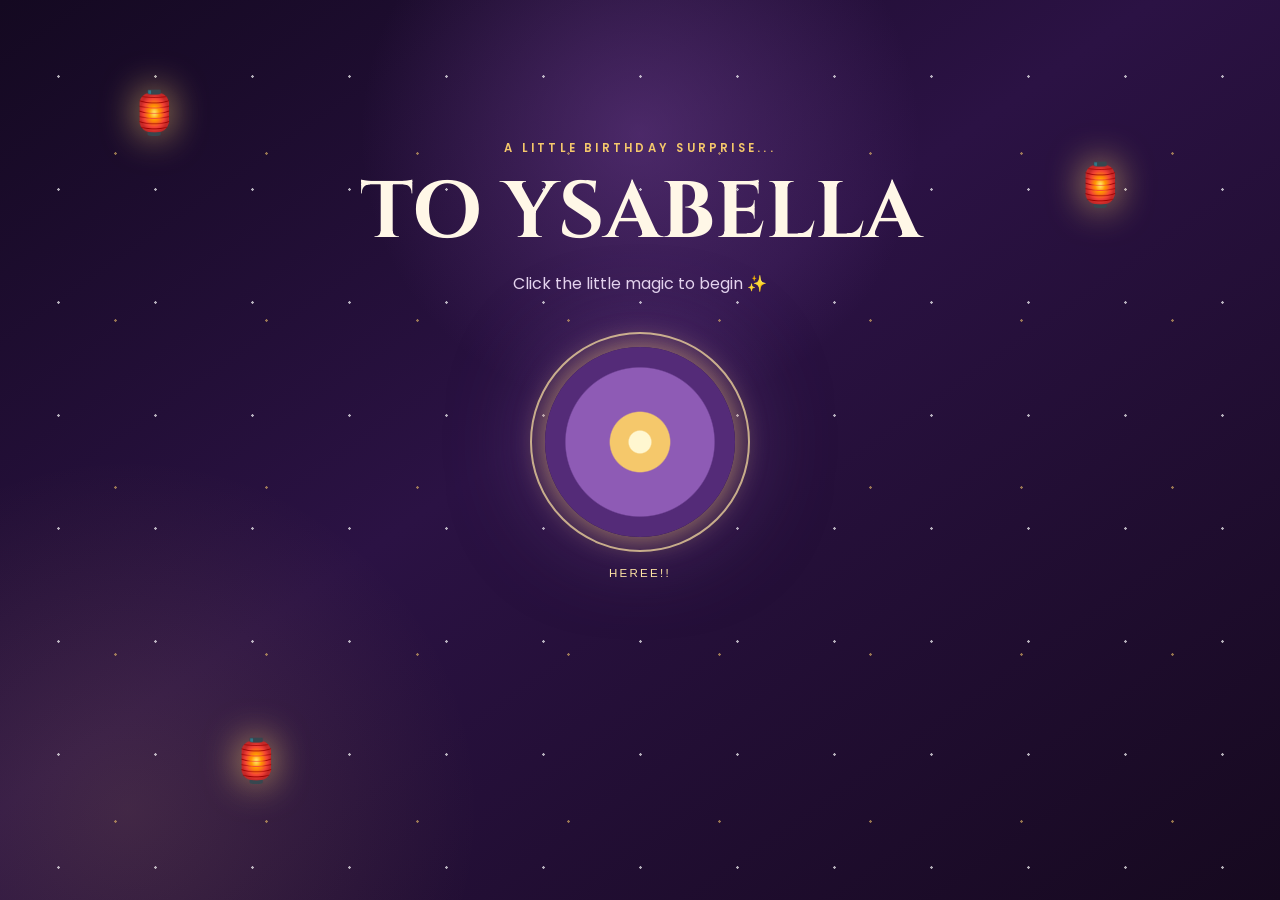
<file: index.html>
<!DOCTYPE html>
<html lang="en">
<head>
  <meta charset="UTF-8">
  <meta name="viewport" content="width=device-width, initial-scale=1.0">
  <title>Regalo kang ysa ✨</title>
  <link rel="preconnect" href="https://fonts.googleapis.com">
  <link rel="preconnect" href="https://fonts.gstatic.com" crossorigin>
  <link href="https://fonts.googleapis.com/css2?family=Cinzel:wght@500;600;700&family=Poppins:wght@400;500;600&display=swap" rel="stylesheet">
  <link rel="stylesheet" href="style.css">
</head>
<body class="intro-page">
  <div class="stars"></div>
  <div class="lantern lantern-1">🏮</div>
  <div class="lantern lantern-2">🏮</div>
  <div class="lantern lantern-3">🏮</div>

  <main class="intro">
    <p class="eyebrow">A little birthday surprise...</p>
    <h1>TO YSABELLA</h1>
    <p class="intro-text">Click the little magic to begin ✨</p>

    <button id="magicButton" class="magic-gif" aria-label="Open the birthday surprise">
      <!-- OPTIONAL: Replace this emoji with your own GIF.
           Put your GIF inside assets/ and change the src to:
           <img src="assets/your-gif.gif" alt="Birthday magic"> -->
      <span class="magic-icon"></span>
      <span class="magic-ring"></span>
      <span class="click-hint">HEREE!!</span>
    </button>



    
  </main>

  <div id="confettiLayer" aria-hidden="true"></div>
  <script src="script.js"></script>
</body>
</html>
</file>
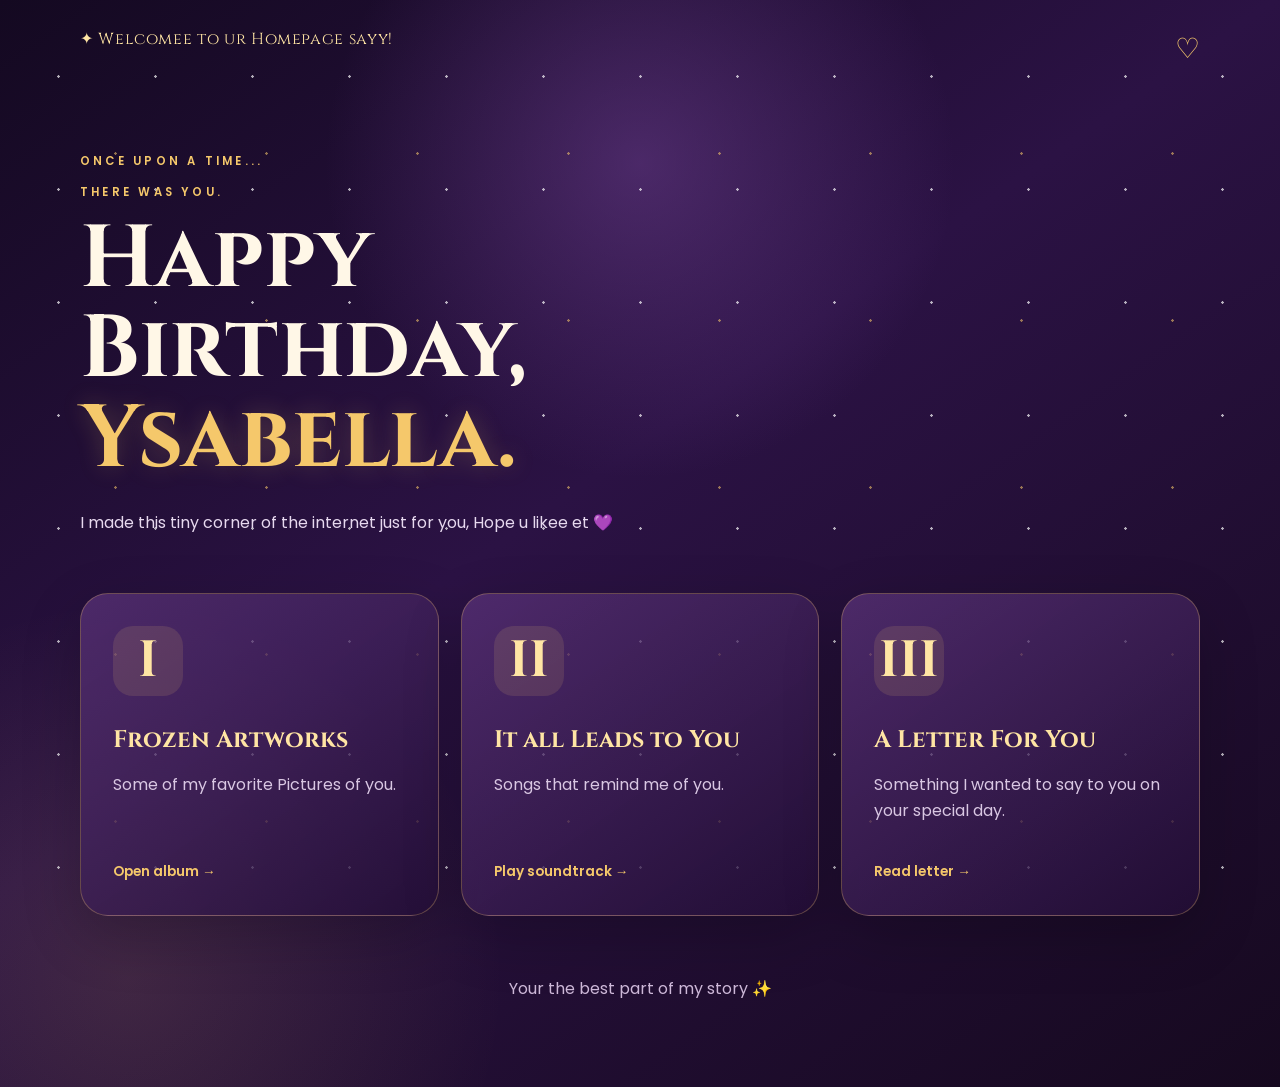
<file: home.html>
<!DOCTYPE html>
<html lang="en">
<head>
  <meta charset="UTF-8">
  <meta name="viewport" content="width=device-width, initial-scale=1.0">
  <title>WELCOMEE TO UR HOMEPAGEE SAYY 💜</title>
  <link rel="preconnect" href="https://fonts.googleapis.com">
  <link rel="preconnect" href="https://fonts.gstatic.com" crossorigin>
  <link href="https://fonts.googleapis.com/css2?family=Cinzel:wght@500;600;700&family=Poppins:wght@400;500;600&display=swap" rel="stylesheet">
  <link rel="stylesheet" href="style.css">
</head>
<body class="home-page">
  <div class="stars"></div>
  <div class="moon"></div>

  <header class="site-header">
    <a class="brand" href="home.html">✦ Welcomee to ur Homepage sayy!</a>
    <span class="header-heart">♡</span>
  </header>

  <main class="home-content">
    <section class="hero">
      <p class="eyebrow">Once upon a time...</p>
      <p class="eyebrow">there was you.</p>
      <h1>Happy
      <br>Birthday,<br>
        <span>Ysabella.</span></h1>
      <p>
        I made this tiny corner of the internet just for you, Hope u likee et 💜
      </p>
    </section>

    <section class="menu-grid">
      <a class="magic-card" href="memories.html">
        <div class="card-icon"><h2>I</h2></div>
        <h2>Frozen Artworks</h2>
        <p>Some of my favorite Pictures of you.</p>
        <span>Open album →</span>
      </a>

      <a class="magic-card" href="music.html">
        <div class="card-icon"><h2>II</h2></div>
        <h2>It all Leads to You</h2>
        <p>Songs that remind me of you. </p>
        <span>Play soundtrack →</span>
      </a>

      <a class="magic-card" href="letter.html">
        <div class="card-icon"><h2>III</h2></div>
        <h2>A Letter For You</h2>
        <p>Something I wanted to say to you on your special day.</p>
        <span>Read letter →</span>
      </a>
    </section>

    <p class="footer-line">Your the best part of my story ✨</p>
  </main>
</body>
</html>
</file>
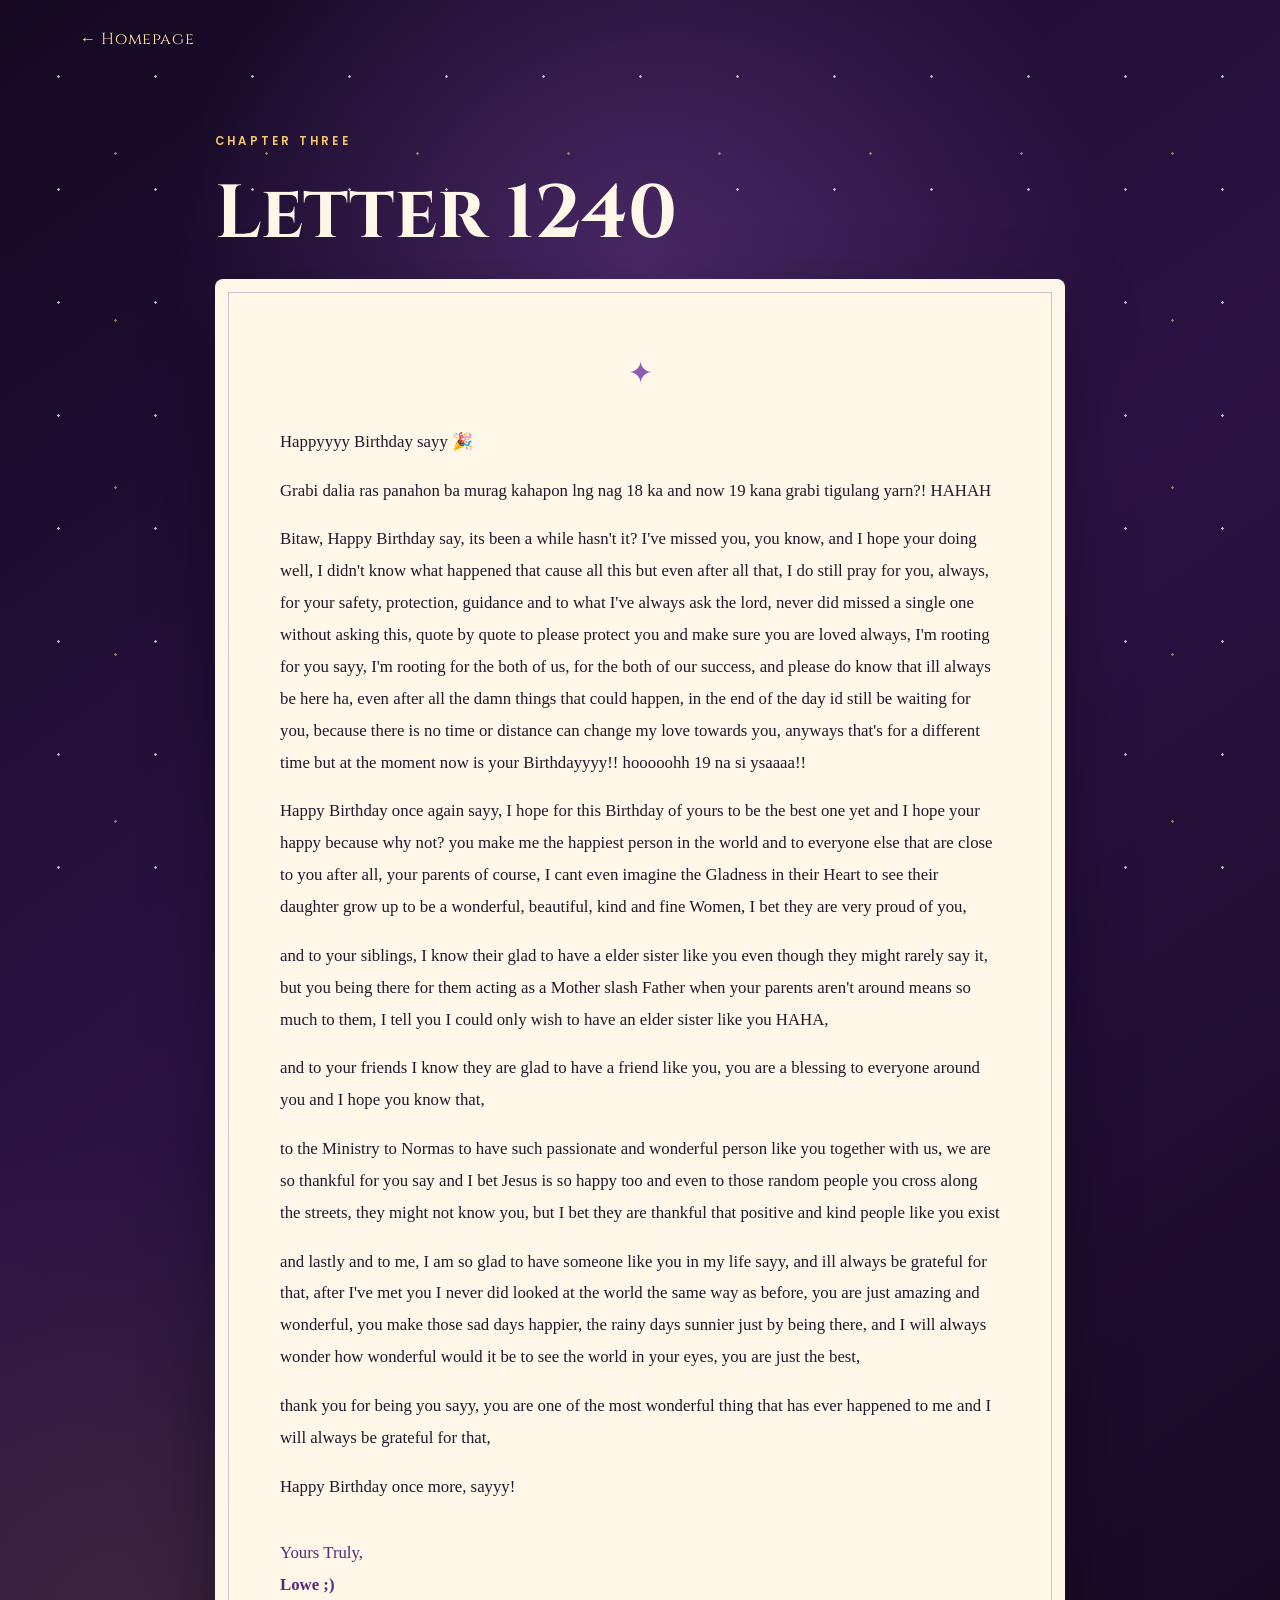
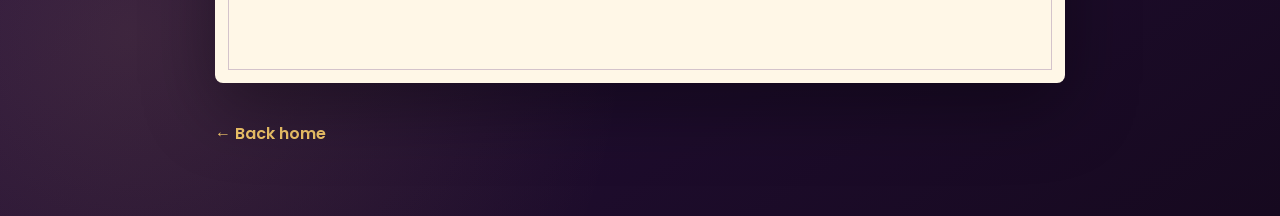
<file: letter.html>
<!DOCTYPE html>
<html lang="en">
<head>
  <meta charset="UTF-8">
  <meta name="viewport" content="width=device-width, initial-scale=1.0">
  <title>Lettersss</title>
  <link rel="preconnect" href="https://fonts.googleapis.com">
  <link rel="preconnect" href="https://fonts.gstatic.com" crossorigin>
  <link href="https://fonts.googleapis.com/css2?family=Cinzel:wght@500;600;700&family=Poppins:wght@400;500;600&display=swap" rel="stylesheet">
  <link rel="stylesheet" href="style.css">
</head>
<body class="inner-page letter-page">
  <div class="stars"></div>
  <header class="site-header">
    <a class="brand" href="home.html">← Homepage</a>
  </header>

  <main class="inner-content letter-content">
    <p class="eyebrow">Chapter Three</p>
    <h1>Letter 1240</h1>

    <article class="letter-paper">
      <div class="letter-decoration">✦</div>

      <!-- YOUR LETTER GOES HERE.
           Replace the sample text inside this article with your own message. -->
      <p>Happyyyy Birthday sayy 🎉</p>

      <p>
        Grabi dalia ras panahon ba murag kahapon lng nag 18 ka and now 19 
        kana grabi tigulang yarn?! HAHAH
      </p>

      <p>
        Bitaw, Happy Birthday say, its been a while hasn't it? I've missed you, you know, and I hope your doing well, I didn't know what happened that cause all this but even after all that, I do still pray for you, always, for your safety, protection, guidance and to what I've always ask the lord, never did missed a single one without asking this, quote by quote to please protect you and make sure you are loved always, I'm rooting for you sayy, I'm rooting for the both of us, for the both of our success, and please do know that ill always be here ha, even after all the damn things that could happen, in the end of the day id still be waiting for you, because there is no time or distance can change my love towards you, anyways that's for a different time but at the moment now is your Birthdayyyy!! hooooohh 19 na si ysaaaa!!
      </p>

      <p>Happy Birthday once again sayy, I hope for this Birthday of yours to be the best one yet and I hope your happy because why not? you make me the happiest person in the world and to everyone else that are close to you after all, your parents of course, I cant even imagine the Gladness in their Heart to see their daughter grow up to be a wonderful, beautiful, kind and fine Women, I bet they are very proud of you,</p>

      <p>and to your siblings, I know their glad to have a elder sister like you even though they might rarely say it, but you being there for them acting as a Mother slash Father when your parents aren't around means so much to them, I tell you I could only wish to have an elder sister like you HAHA,</p>

      <p>and to your friends I know they are glad to have a friend like you, you are a blessing to everyone around you and I hope you know that,</p>

      <p>to the Ministry to Normas to have such passionate and wonderful person like you together with us, we are so thankful for you say and I bet Jesus is so happy too and even to those random people you cross along the streets, they might not know you, but I bet they are thankful that positive and kind people like you exist</p>

      <p>and lastly and to me, I am so glad to have someone like you in my life sayy, and ill always be grateful for that, after I've met you I never did looked at the world the same way as before, you are just amazing and wonderful, you make those sad days happier, the rainy days sunnier just by being there, and I will always wonder how wonderful would it be to see the world in your eyes, you are just the best,</p>

      <p>thank you for being you sayy, you are one of the most wonderful thing that has ever happened to me and I will always be grateful for that,</p>

      <p>Happy Birthday once more, sayyy!</p>

      <p class="signature">Yours Truly,<br><strong>Lowe ;)</strong></p>
    </article>

    <a class="back-link" href="home.html">← Back home</a>
  </main>
</body>
</html>
</file>
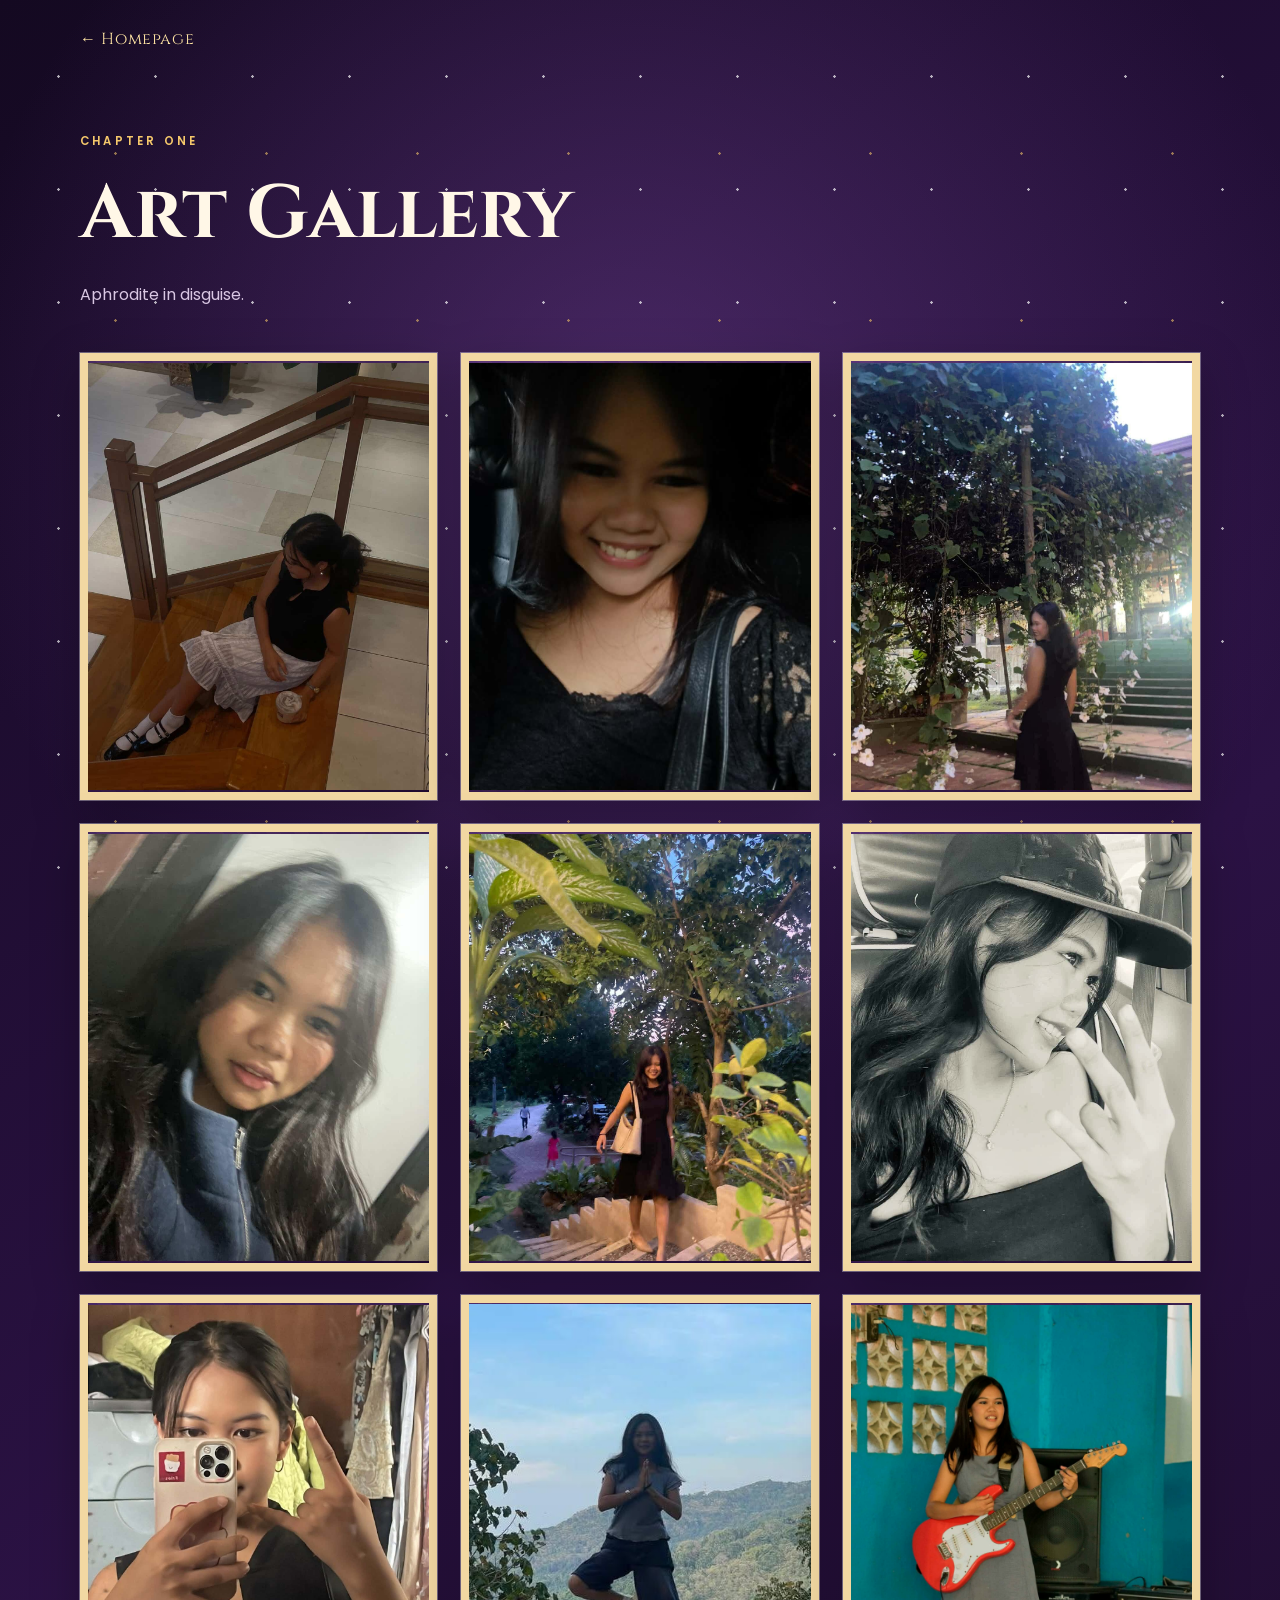
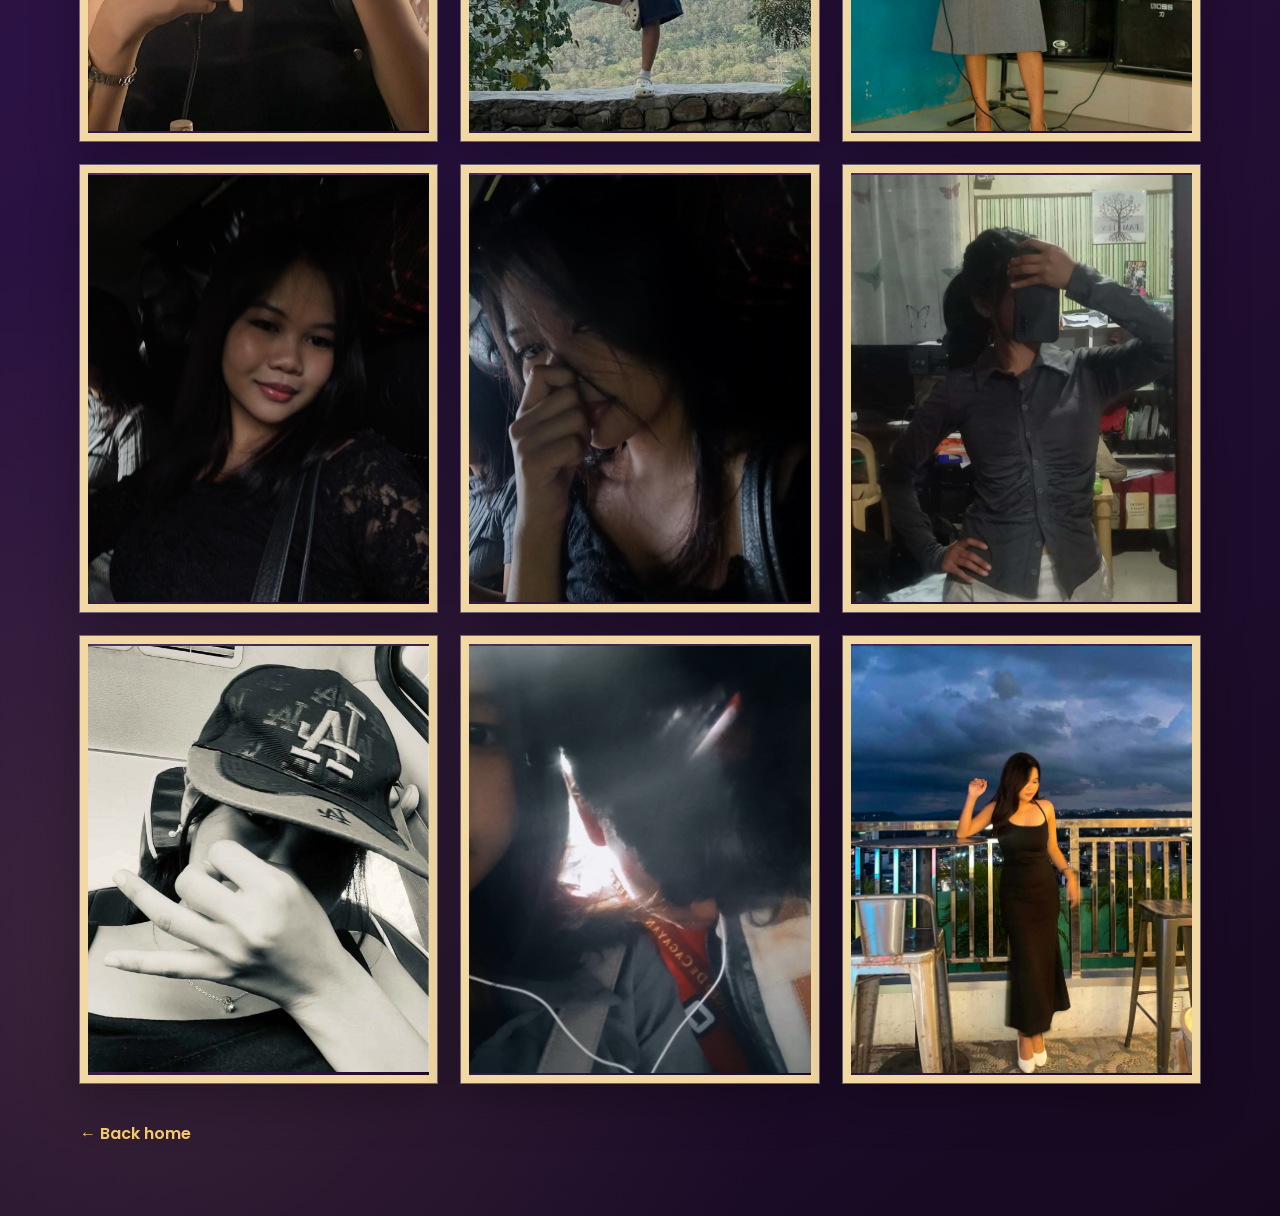
<file: memories.html>
<!DOCTYPE html>
<html lang="en">
<head>
  <meta charset="UTF-8">
  <meta name="viewport" content="width=device-width, initial-scale=1.0">
  <title>pikturs nko kang ysaa</title>
  <link rel="preconnect" href="https://fonts.googleapis.com">
  <link rel="preconnect" href="https://fonts.gstatic.com" crossorigin>
  <link href="https://fonts.googleapis.com/css2?family=Cinzel:wght@500;600;700&family=Poppins:wght@400;500;600&display=swap" rel="stylesheet">
  <link rel="stylesheet" href="style.css">
</head>
<body class="inner-page">
  <div class="stars"></div>
  <header class="site-header">
    <a class="brand" href="home.html">← Homepage</a>
  </header>

  <main class="inner-content">
    <p class="eyebrow">Chapter One</p>
    <h1>Art Gallery</h1>
    <p class="subtitle">Aphrodite in disguise.</p>

    <section class="photo-grid">
      <!-- PHOTO 1: Put your image in assets/photo1.jpg, then replace the placeholder below with:
           <img src="assets/photo1.jpg" alt="Memory 1"> -->
      <div class="photo-frame"><span><img src="assets/photo1.jpg" alt="Memory 1"></span></div>

      <!-- PHOTO 2: assets/photo2.jpg -->
      <div class="photo-frame"><span><img src="assets/photo2.jpg" alt="Memory 2"></span></div>

      <!-- PHOTO 3: assets/photo3.jpg -->
      <div class="photo-frame"><span><img src="assets/photo3.jpg" alt="Memory 3"></span></div>

      <!-- PHOTO 4: assets/photo4.jpg -->
      <div class="photo-frame"><span><img src="assets/photo4.jpg" alt="Memory 4"></span></div>

      <!-- PHOTO 5: assets/photo5.jpg -->
      <div class="photo-frame"><span><img src="assets/photo5.jpg" alt="Memory 5"></span></div>

      <!-- PHOTO 6: assets/photo6.jpg -->
      <div class="photo-frame"><span><img src="assets/photo6.jpg" alt="Memory 6"></span></div>

      <div class="photo-frame"><span><img src="assets/photo7.jpg" alt="Memory 7"></span></div>

      <div class="photo-frame"><span><img src="assets/photo8.jpg" alt="Memory 8"></span></div>

      <div class="photo-frame"><span><img src="assets/photo9.jpg" alt="Memory 9"></span></div>

      <div class="photo-frame"><span><img src="assets/photo10.jpg" alt="Memory 10"></span></div>

      <div class="photo-frame"><span><img src="assets/photo11.jpg" alt="Memory 11"></span></div>

      <div class="photo-frame"><span><img src="assets/photo12.jpg" alt="Memory 12"></span></div>

      <div class="photo-frame"><span><img src="assets/photo13.jpg" alt="Memory 13"></span></div>

      <div class="photo-frame"><span><img src="assets/photo14.jpg" alt="Memory 14"></span></div>

      <div class="photo-frame"><span><img src="assets/photo15.jpg" alt="Memory 15"></span></div>

    </section>

    <a class="back-link" href="home.html">← Back home</a>
  </main>
</body>
</html>
</file>
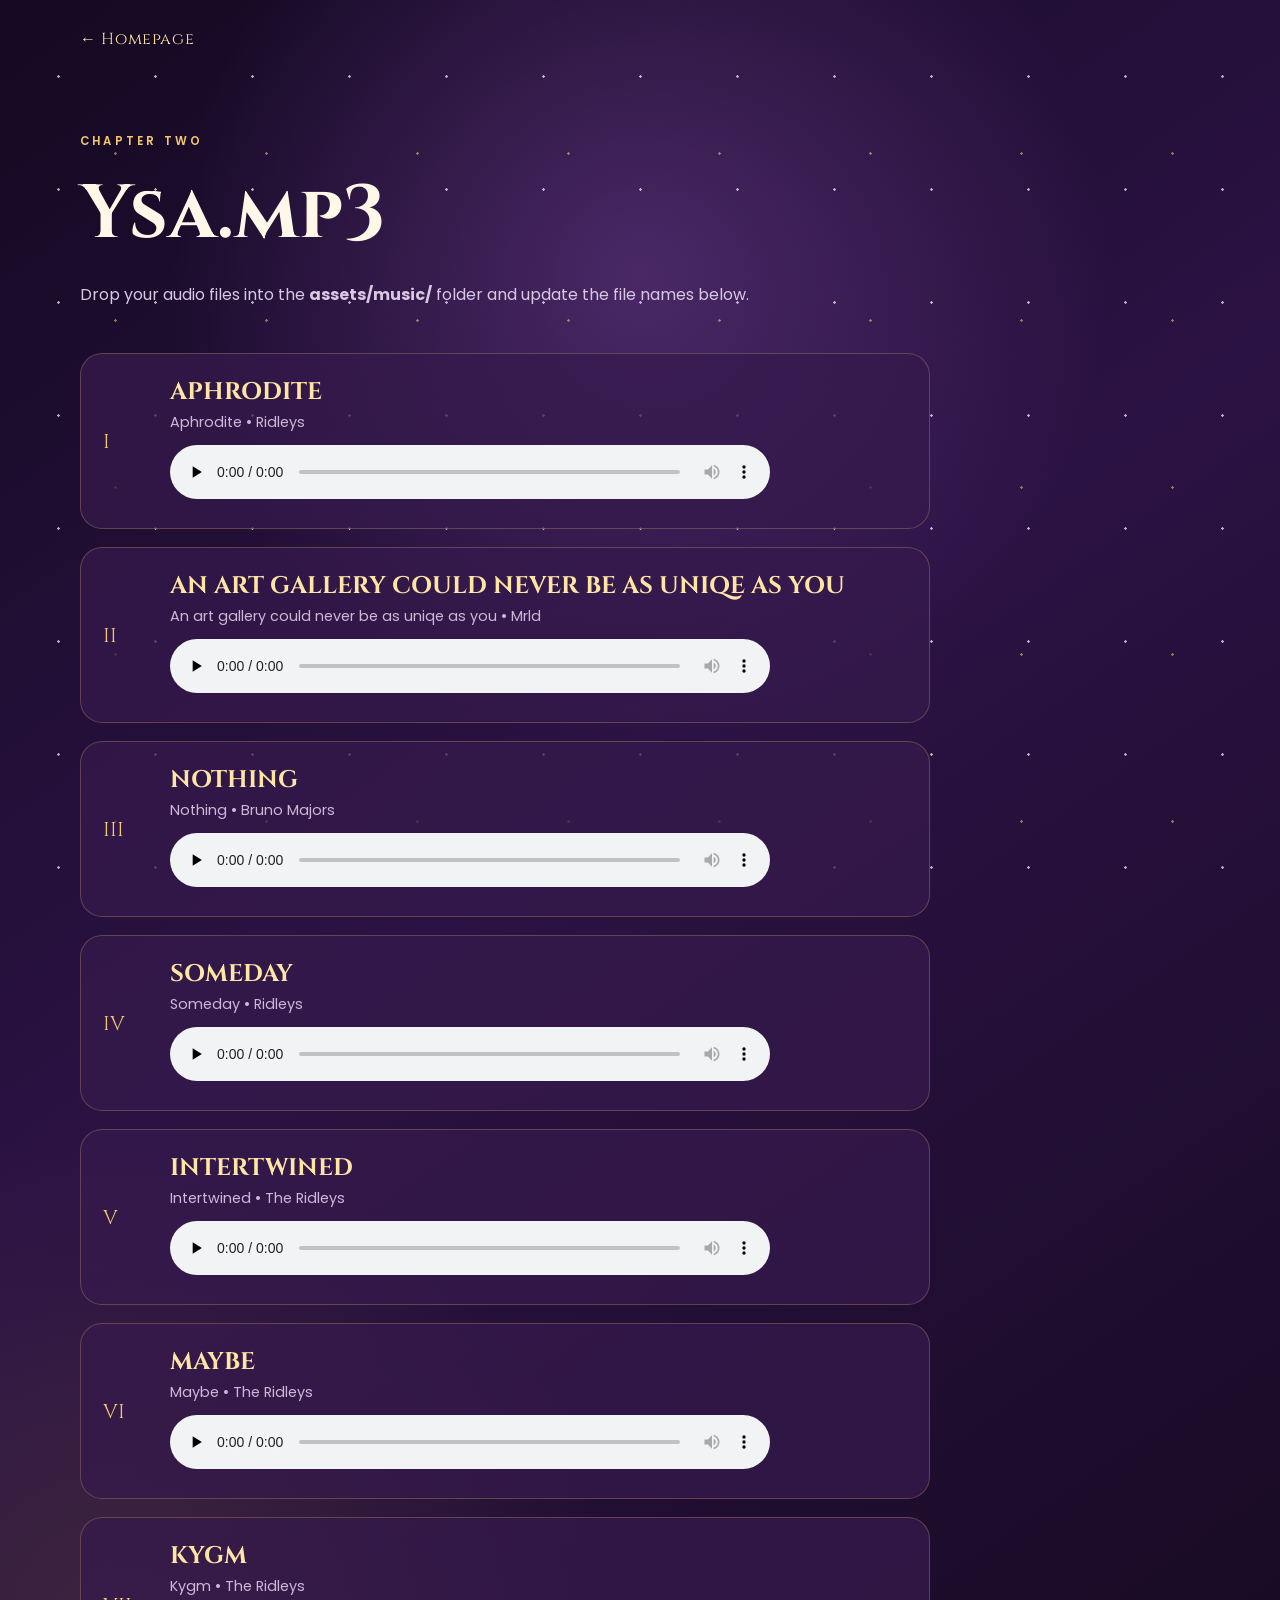
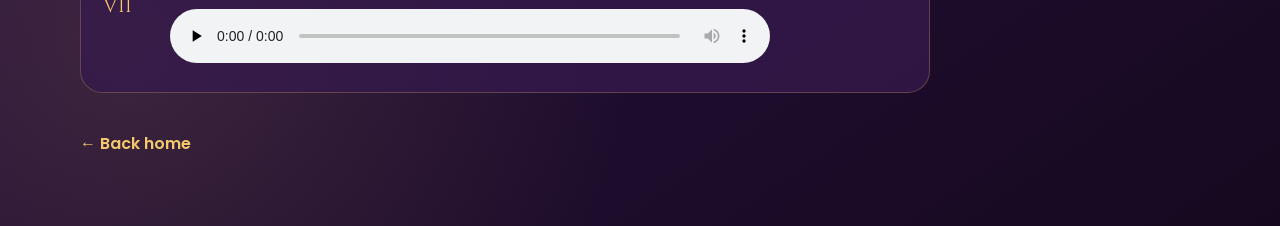
<file: music.html>
<!DOCTYPE html>
<html lang="en">
<head>
  <meta charset="UTF-8">
  <meta name="viewport" content="width=device-width, initial-scale=1.0">
  <title>Musicc para kang ysaa</title>
  <link rel="preconnect" href="https://fonts.googleapis.com">
  <link rel="preconnect" href="https://fonts.gstatic.com" crossorigin>
  <link href="https://fonts.googleapis.com/css2?family=Cinzel:wght@500;600;700&family=Poppins:wght@400;500;600&display=swap" rel="stylesheet">
  <link rel="stylesheet" href="style.css">
</head>
<body class="inner-page music-page">
  <div class="stars"></div>
  <header class="site-header">
    <a class="brand" href="home.html">← Homepage</a>
  </header>

  <main class="inner-content">
    <p class="eyebrow">Chapter Two</p>
    <h1>Ysa.mp3</h1>
    <p class="subtitle">Drop your audio files into the <strong>assets/music/</strong> folder and update the file names below.</p>

    <section class="playlist">
      <!-- SONG 1
           Put your song at: assets/music/song1.mp3
           Then change the src below if your filename is different. -->
      <article class="song-card">
        <div class="song-number">I</div>
        <div class="song-info">
          <h2>APHRODITE</h2>
          <p>Aphrodite • Ridleys</p>
          <audio controls preload="none" src="assets/music/song1.mp3"></audio>
        </div>
      </article>

      <!-- SONG 2: assets/music/song2.mp3 -->
      <article class="song-card">
        <div class="song-number">II</div>
        <div class="song-info">
          <h2>AN ART GALLERY COULD NEVER BE AS UNIQE AS YOU</h2>
          <p>An art gallery could never be as uniqe as you • Mrld</p>
          <audio controls preload="none" src="assets/music/song2.mp3"></audio>
        </div>
      </article>

      <article class="song-card">
        <div class="song-number">III</div>
        <div class="song-info">
          <h2>NOTHING</h2>
          <p>Nothing • Bruno Majors</p>
          <audio controls preload="none" src="assets/music/song4.mp3"></audio>
        </div>
      </article>

      <article class="song-card">
        <div class="song-number">IV</div>
        <div class="song-info">
          <h2>SOMEDAY</h2>
          <p>Someday • Ridleys</p>
          <audio controls preload="none" src="assets/music/song7.mp3"></audio>
        </div>
      </article>

      <article class="song-card">
        <div class="song-number">V</div>
        <div class="song-info">
          <h2>INTERTWINED</h2>
          <p>Intertwined • The Ridleys</p>
          <audio controls preload="none" src="assets/music/song8.mp3"></audio>
        </div>
      </article>

      <article class="song-card">
        <div class="song-number">VI</div>
        <div class="song-info">
          <h2>MAYBE</h2>
          <p>Maybe • The Ridleys</p>
          <audio controls preload="none" src="assets/music/song9.mp3"></audio>
        </div>
      </article>

      <article class="song-card">
        <div class="song-number">VII</div>
        <div class="song-info">
          <h2>KYGM</h2>
          <p>Kygm • The Ridleys</p>
          <audio controls preload="none" src="assets/music/song10.mp3"></audio>
        </div>

      <!-- Add more song cards by copying one of the articles above. -->
    </section>

    <a class="back-link" href="home.html">← Back home</a>
  </main>
</body>
</html>
</file>
<file: style.css>
:root {
  --purple-deep: #24103d;
  --purple: #542b78;
  --purple-light: #8e5bb5;
  --lavender: #c9a9df;
  --gold: #f5c86b;
  --gold-soft: #ffe5a4;
  --cream: #fff7e7;
  --ink: #24162d;
  --glass: rgba(44, 19, 69, 0.72);
}

* { box-sizing: border-box; }

html { scroll-behavior: smooth; }

body {
  margin: 0;
  min-height: 100vh;
  color: var(--cream);
  font-family: "Poppins", sans-serif;
  background:
    radial-gradient(circle at 50% 15%, rgba(123, 72, 161, .45), transparent 28%),
    radial-gradient(circle at 10% 90%, rgba(245, 200, 107, .12), transparent 25%),
    linear-gradient(145deg, #140921 0%, #2b1244 45%, #16091f 100%);
  overflow-x: hidden;
}

a { color: inherit; text-decoration: none; }

.stars {
  position: fixed;
  inset: 0;
  pointer-events: none;
  opacity: .75;
  background-image:
    radial-gradient(circle, rgba(255,255,255,.9) 1px, transparent 1.5px),
    radial-gradient(circle, rgba(245,200,107,.75) 1px, transparent 1.5px);
  background-size: 97px 113px, 151px 167px;
  background-position: 10px 20px, 40px 70px;
  animation: twinkle 5s ease-in-out infinite alternate;
}

@keyframes twinkle {
  from { opacity: .35; }
  to { opacity: .8; }
}

.site-header {
  width: min(1120px, calc(100% - 36px));
  margin: 0 auto;
  padding: 28px 0;
  display: flex;
  justify-content: space-between;
  position: relative;
  z-index: 5;
}

.brand {
  font-family: "Cinzel", serif;
  color: var(--gold-soft);
  letter-spacing: .04em;
}

.header-heart {
  font-size: 28px;
  color: var(--gold);
}

.intro-page {
  display: grid;
  place-items: center;
}

.intro {
  position: relative;
  z-index: 3;
  text-align: center;
  padding: 40px 20px;
}

.eyebrow {
  margin: 0 0 14px;
  color: var(--gold);
  text-transform: uppercase;
  letter-spacing: .28em;
  font-size: .72rem;
  font-weight: 600;
}

h1, h2 {
  font-family: "Cinzel", serif;
}

.intro h1 {
  margin: 0;
  font-size: clamp(2.4rem, 7vw, 5rem);
  line-height: 1.05;
}

.intro-text, .small-note {
  color: #e5d5ef;
}

.magic-gif {
  position: relative;
  width: 190px;
  height: 190px;
  margin: 35px auto 22px;
  border: 0;
  border-radius: 50%;
  background: radial-gradient(circle, #fff7d0 0 8%, #f5c86b 9% 22%, #8e5bb5 23% 55%, #542b78 56% 100%);
  box-shadow: 0 0 30px rgba(245,200,107,.6), 0 0 90px rgba(142,91,181,.5);
  cursor: pointer;
  animation: float 3s ease-in-out infinite;
}

.magic-gif:hover { transform: scale(1.05); }

.magic-icon {
  position: relative;
  z-index: 2;
  font-size: 72px;
  filter: drop-shadow(0 4px 12px rgba(0,0,0,.25));
}

.magic-ring {
  position: absolute;
  inset: -15px;
  border: 2px solid rgba(255,229,164,.7);
  border-radius: 50%;
  animation: spin 9s linear infinite;
}

.click-hint {
  position: absolute;
  left: 50%;
  bottom: -42px;
  transform: translateX(-50%);
  font-size: .72rem;
  color: var(--gold-soft);
  text-transform: uppercase;
  letter-spacing: .2em;
  white-space: nowrap;
}

@keyframes float {
  50% { transform: translateY(-12px); }
}
@keyframes spin { to { transform: rotate(360deg); } }

.lantern {
  position: fixed;
  z-index: 1;
  font-size: 42px;
  filter: drop-shadow(0 0 18px rgba(245,200,107,.8));
  animation: lanternFloat 5s ease-in-out infinite;
}
.lantern-1 { top: 9%; left: 10%; }
.lantern-2 { top: 17%; right: 12%; animation-delay: -2s; }
.lantern-3 { bottom: 12%; left: 18%; animation-delay: -3.5s; }

@keyframes lanternFloat {
  50% { transform: translateY(-18px) rotate(3deg); }
}

.home-content, .inner-content {
  position: relative;
  z-index: 2;
  width: min(1120px, calc(100% - 36px));
  margin: 0 auto;
  padding: 55px 0 70px;
}

.hero {
  max-width: 760px;
  margin-bottom: 55px;
}

.hero h1 {
  font-size: clamp(2.7rem, 7vw, 5.5rem);
  line-height: 1.02;
  margin: 0 0 25px;
}

.hero h1 span {
  color: var(--gold);
  text-shadow: 0 0 24px rgba(245,200,107,.22);
}

.hero > p:last-child {
  max-width: 650px;
  line-height: 1.8;
  color: #e7d9ef;
}

.menu-grid {
  display: grid;
  grid-template-columns: repeat(3, 1fr);
  gap: 22px;
}

.magic-card {
  min-height: 300px;
  padding: 32px;
  border: 1px solid rgba(245,200,107,.3);
  border-radius: 28px;
  background: linear-gradient(145deg, rgba(92,52,123,.72), rgba(35,14,55,.78));
  box-shadow: 0 20px 60px rgba(0,0,0,.2);
  transition: transform .25s ease, border-color .25s ease, box-shadow .25s ease;
}

.magic-card:hover {
  transform: translateY(-8px);
  border-color: rgba(245,200,107,.75);
  box-shadow: 0 25px 70px rgba(0,0,0,.3), 0 0 35px rgba(245,200,107,.1);
}

.card-icon {
  width: 70px;
  height: 70px;
  display: grid;
  place-items: center;
  border-radius: 20px;
  background: rgba(245,200,107,.12);
  font-size: 34px;
  margin-bottom: 28px;
}

.magic-card h2 {
  margin: 0 0 12px;
  color: var(--gold-soft);
}

.magic-card p {
  min-height: 70px;
  color: #d9c7e3;
  line-height: 1.65;
}

.magic-card span {
  color: var(--gold);
  font-size: .85rem;
  font-weight: 600;
}

.footer-line {
  text-align: center;
  color: #cdb8d8;
  margin-top: 60px;
}

.inner-content > h1 {
  font-size: clamp(2.3rem, 6vw, 4.7rem);
  margin: 0 0 14px;
}

.subtitle {
  color: #d9c7e3;
  line-height: 1.7;
  margin-bottom: 45px;
}

.photo-grid {
  display: grid;
  grid-template-columns: repeat(3, 1fr);
  gap: 24px;
}

.photo-frame {
  aspect-ratio: 4 / 5;
  border: 8px solid #f2d8a2;
  outline: 1px solid rgba(255,255,255,.35);
  background:
    linear-gradient(135deg, rgba(142,91,181,.35), rgba(30,10,45,.9)),
    repeating-linear-gradient(45deg, transparent 0 10px, rgba(245,200,107,.06) 10px 20px);
  box-shadow: 0 16px 45px rgba(0,0,0,.28);
  display: grid;
  place-items: center;
  text-align: center;
  color: rgba(255,229,164,.7);
  font-family: "Cinzel", serif;
  letter-spacing: .12em;
}

.photo-frame img {
  width: 100%;
  height: 100%;
  object-fit: cover;
  display: block;
}

.playlist {
  display: grid;
  gap: 18px;
  max-width: 850px;
}

.song-card {
  display: flex;
  gap: 22px;
  align-items: center;
  padding: 22px;
  border-radius: 22px;
  background: rgba(54,26,77,.75);
  border: 1px solid rgba(245,200,107,.25);
}

.song-number {
  font-family: "Cinzel", serif;
  font-size: 1.25rem;
  color: var(--gold);
  width: 45px;
}

.song-info { flex: 1; }
.song-info h2 { margin: 0 0 4px; color: var(--gold-soft); }
.song-info p { margin: 0 0 12px; color: #cdb8d8; font-size: .9rem; }

audio { width: 100%; max-width: 600px; }

.letter-content { max-width: 850px; }

.letter-paper {
  position: relative;
  padding: clamp(30px, 6vw, 65px);
  color: var(--ink);
  background: var(--cream);
  border-radius: 8px;
  box-shadow: 0 25px 70px rgba(0,0,0,.35);
  line-height: 1.9;
  font-family: Georgia, serif;
  font-size: 1.05rem;
}

.letter-paper::before {
  content: "";
  position: absolute;
  inset: 13px;
  border: 1px solid rgba(84,43,120,.25);
  pointer-events: none;
}

.letter-decoration {
  text-align: center;
  color: #8e5bb5;
  font-size: 30px;
  margin-bottom: 25px;
}

.signature {
  margin-top: 35px;
  color: #542b78;
}

.back-link {
  display: inline-block;
  margin-top: 38px;
  color: var(--gold);
  font-weight: 600;
}

.confetti {
  position: fixed;
  z-index: 99;
  width: 9px;
  height: 16px;
  top: -30px;
  pointer-events: none;
  animation: confettiFall var(--fall-time) linear forwards;
}

@keyframes confettiFall {
  to {
    transform: translate3d(var(--x), 110vh, 0) rotate(720deg);
    opacity: 0;
  }
}

.balloon {
  position: fixed;
  z-index: 98;
  bottom: -120px;
  width: 42px;
  height: 55px;
  border-radius: 50% 50% 45% 45%;
  animation: balloonRise 3.8s ease-out forwards;
}
.balloon::after {
  content: "";
  position: absolute;
  left: 50%;
  top: 54px;
  width: 1px;
  height: 110px;
  background: rgba(255,255,255,.55);
}
@keyframes balloonRise {
  to { transform: translateY(-120vh) translateX(var(--drift)) rotate(10deg); }
}

@media (max-width: 800px) {
  .menu-grid, .photo-grid { grid-template-columns: 1fr; }
  .magic-card { min-height: auto; }
  .photo-frame { max-width: 500px; width: 100%; margin: auto; }
  .lantern { font-size: 30px; }
}

@media (prefers-reduced-motion: reduce) {
  *, *::before, *::after { animation-duration: .01ms !important; animation-iteration-count: 1 !important; }
}
</file>
